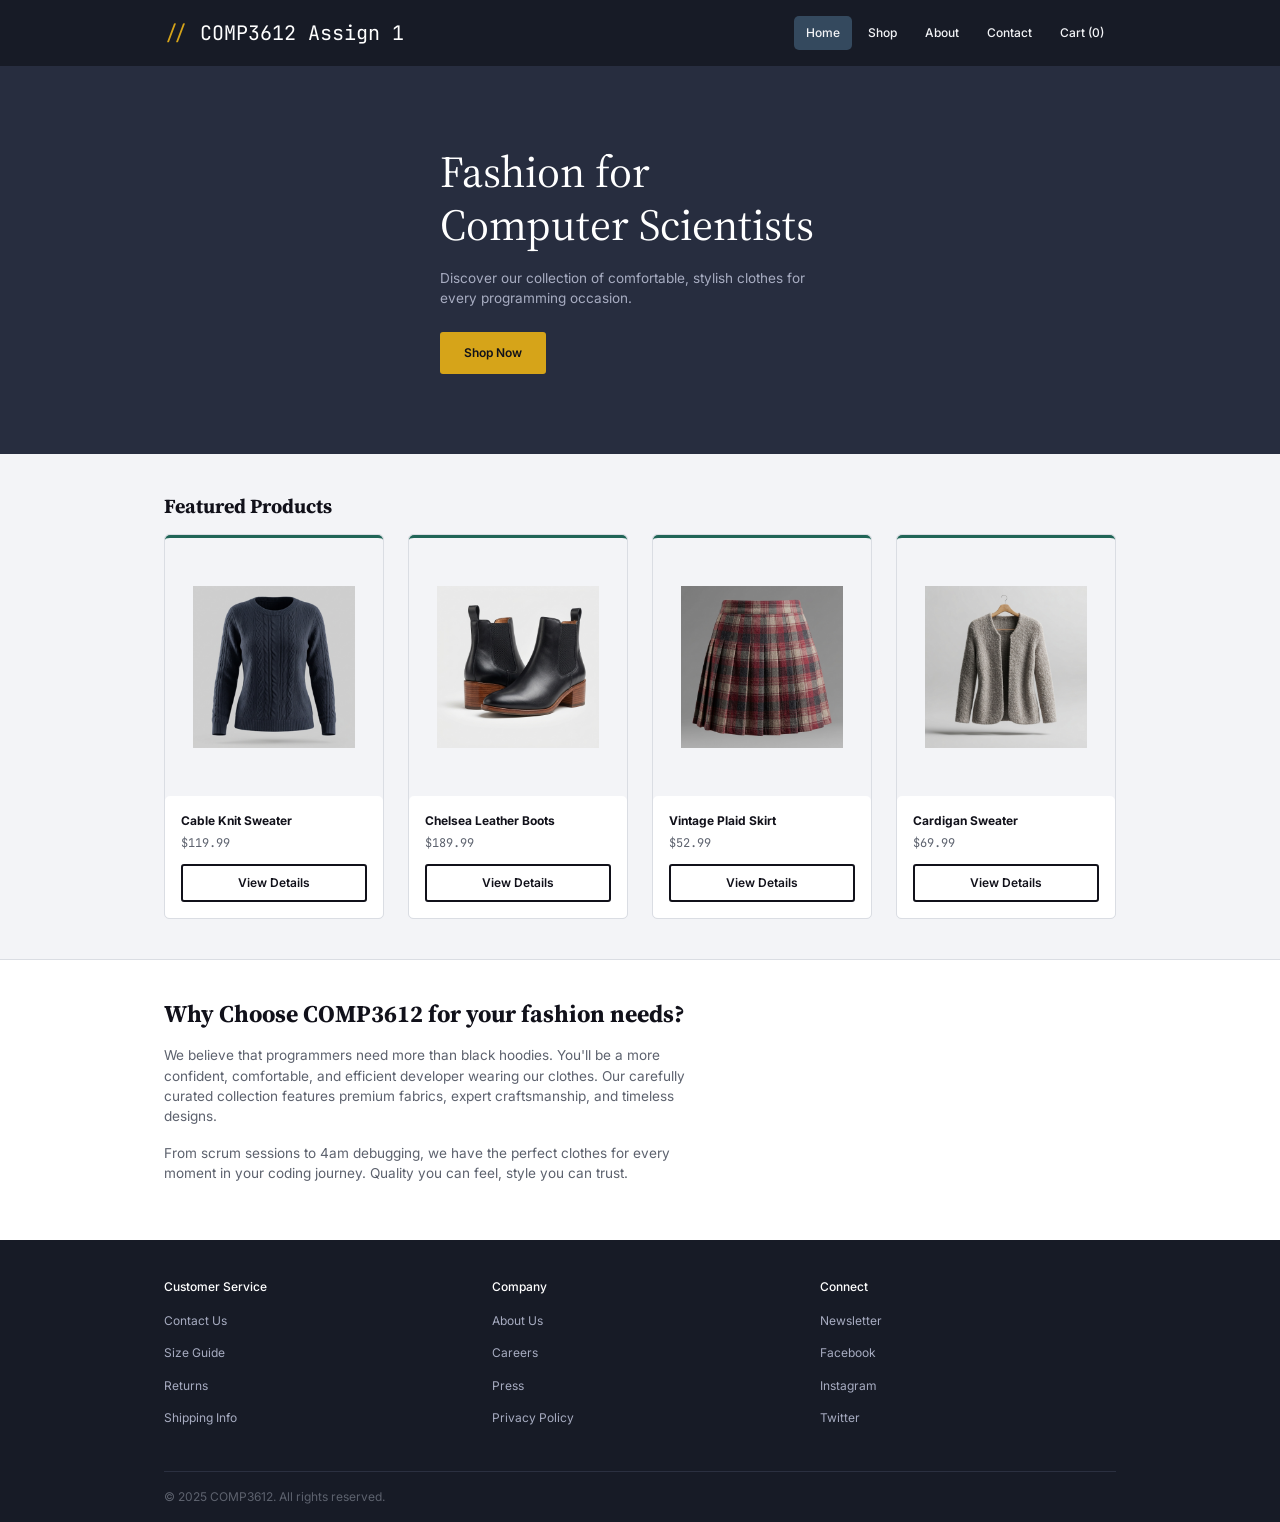
<file: index.html>
<!DOCTYPE html>
<html lang="en">  

<head>
    <meta charset="utf-8">
    <meta name="viewport" content="width=device-width, initial-scale=1.0">
    <title>Fashion for Computer Scientists</title>

    <!-- Google Fonts -->
    <link rel="preconnect" href="https://fonts.googleapis.com">
    <link rel="preconnect" href="https://fonts.gstatic.com" crossorigin>
    <link href="https://fonts.googleapis.com/css2?family=Inter:wght@400;500;600&family=JetBrains+Mono&family=Source+Serif+4:wght@400;600&display=swap" rel="stylesheet">

    <link rel="stylesheet" href="styles.css">

    <!-- 
    IMAGE ATTRIBUTIONS & CITATIONS
    -------------------------------------------------------------------------------------------------------------------
    All product images in this project were generated using Google Gemini AI (October 2026) using the provided
    assignment images, and the following prompt: 
        "Can you create a female clothing article equivalent image to the one I've provided? Your created image should
         be the same size and color scheme, with the same category of clothing (ex. sweater should stay a sweater,
         shoes should stay shoes, etc.). But, the product should be updated to what would be sold in the female
         category of the store."

    1. 003-small-front.png  -> sweater
    2. 008-small-front.png  -> shoes
    3. 011-small-front.png  -> skirt
    4. 009-small-front.png  -> cardigan
    -->
</head>

<body>
    <header class="site-header">
        <div class = "container">
            <p class="logo"><span class="logo-slashes">// </span>COMP3612 Assign 1</p>
            <nav class="site-nav">
                <ul>
                    <li><a href="index.html" aria-current="page">Home</a></li>
                    <li><a href="#">Shop</a></li>
                    <li><a href="about.html">About</a></li>
                    <li><a href="#">Contact</a></li>
                    <li><a href="#">Cart (0)</a></li>
                </ul>
            </nav>
        </div>
    </header>
    
    <main>
        <section class="home-banner">   
            <div class="container">
                <div class="home-banner-content">           <!-- narrow text column -->
                    <h1>Fashion for Computer Scientists</h1>
                    <p>Discover our collection of comfortable, stylish clothes for every programming occasion.</p>
                    <a class="shop-button" href="#">Shop Now</a>
                </div>
            </div>
        </section>

        <section class="feature-products">
            <div class="container">
                <h2>Featured Products</h2>
                <ul class="product-list">
                    <!-- Sweater -->
                    <li>
                        <article class="product-card">
                            <figure>
                                <img src="images/003-small-front.png" alt="Navy cable knit sweater">
                            </figure>
                            <div class="product-info">
                                <h3>Cable Knit Sweater</h3>
                                <p class="product-price">$119.99</p>
                                <a class="details-button" href="product.html">View Details</a>
                            </div>
                        </article>
                    </li>

                    <!-- Shoes -->
                    <li>
                        <article class="product-card">
                            <figure>
                                <img src="images/008-small-front.png" alt="Black Boots">
                            </figure>
                            <div class="product-info">
                                <h3>Chelsea Leather Boots</h3>
                                <p class="product-price">$189.99</p>
                                <a class="details-button" href="#">View Details</a>
                            </div>
                        </article>
                    </li>

                    <!-- Skirt -->
                    <li>
                        <article class="product-card">
                            <figure>
                                <img src="images/011-small-front.png" alt="Plaid Pleated Skirt">
                            </figure>
                            <div class="product-info">
                                <h3>Vintage Plaid Skirt</h3>
                                <p class="product-price">$52.99</p>
                                <a class="details-button" href="#">View Details</a>
                            </div>
                        </article>
                    </li>

                    <!-- Cardigan -->
                    <li>
                        <article class="product-card">
                            <figure>
                                <img src="images/009-small-front.png" alt="Beige Cardigan">
                            </figure>
                            <div class="product-info">
                                <h3>Cardigan Sweater</h3>
                                <p class="product-price">$69.99</p>
                                <a class="details-button" href="#">View Details</a>
                            </div>
                        </article>
                    </li>
                </ul>
            </div>    
        </section>

        <section class="why-us">
            <div class="container">
                <h2>Why Choose COMP3612 for your fashion needs?</h2>
                <p>We believe that programmers need more than black hoodies. You'll be a more confident, comfortable, and efficient developer wearing our clothes. Our carefully curated collection features premium fabrics, expert craftsmanship, and timeless designs.</p>
                <p>From scrum sessions to 4am debugging, we have the perfect clothes for every moment in your coding journey. Quality you can feel, style you can trust.</p>
            </div>
        </section>
    </main>

    <footer class="site-footer">
        <div class="container">
            <div class="footer-columns">
                <section class="footer-column">
                    <h2>Customer Service</h2>
                    <ul>
                        <li><a href="#">Contact Us</a></li>
                        <li><a href="#">Size Guide</a></li>
                        <li><a href="#">Returns</a></li>
                        <li><a href="#">Shipping Info</a></li>
                    </ul>
                </section>

                <section class="footer-column">
                    <h2>Company</h2>
                    <ul>
                        <li><a href="#">About Us</a></li>
                        <li><a href="#">Careers</a></li>
                        <li><a href="#">Press</a></li>
                        <li><a href="#">Privacy Policy</a></li>
                    </ul>
                </section>

                <section class="footer-column">
                    <h2>Connect</h2>
                    <ul>
                        <li><a href="#">Newsletter</a></li>
                        <li><a href="#">Facebook</a></li>
                        <li><a href="#">Instagram</a></li>
                        <li><a href="#">Twitter</a></li>
                    </ul>
                </section>
            </div>

            <p class = "copyright">
                &copy; 2025 COMP3612. All rights reserved.
            </p>
        </div>
    </footer>
</body>

</html>
</file>
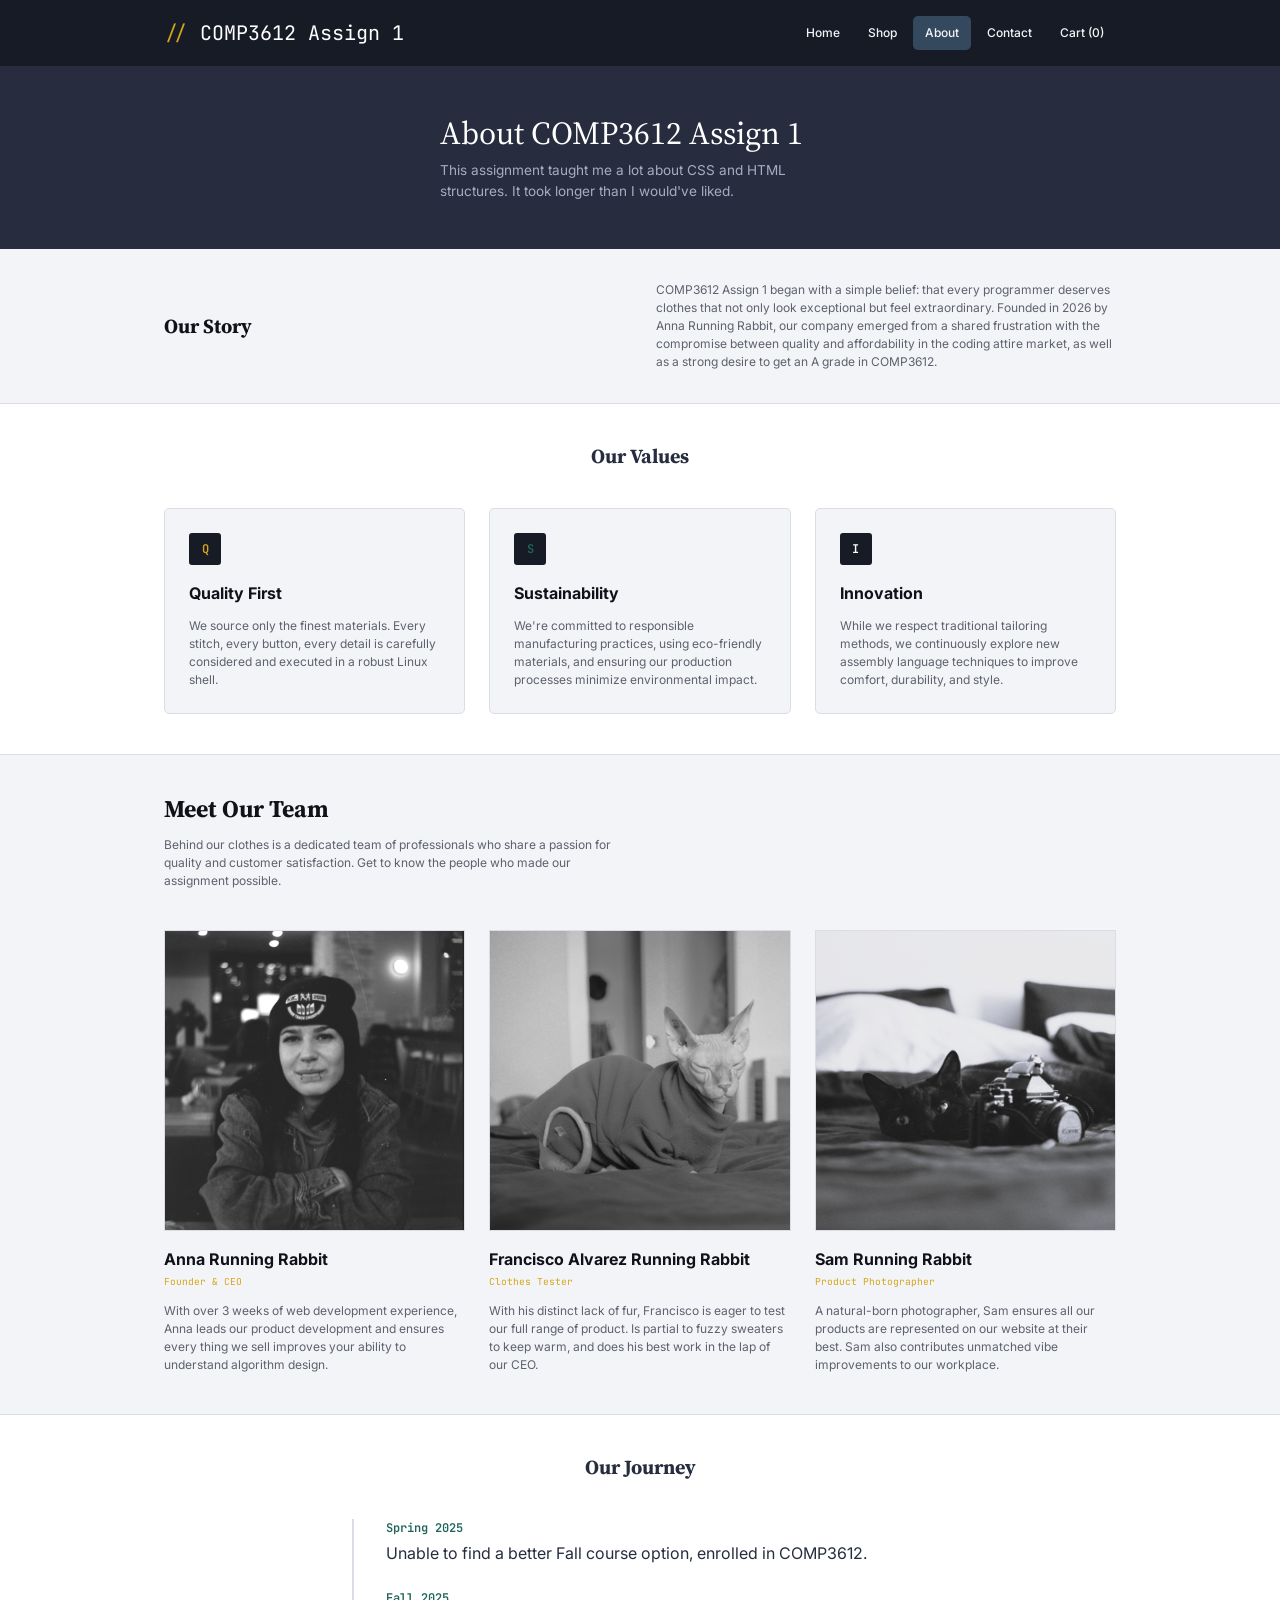
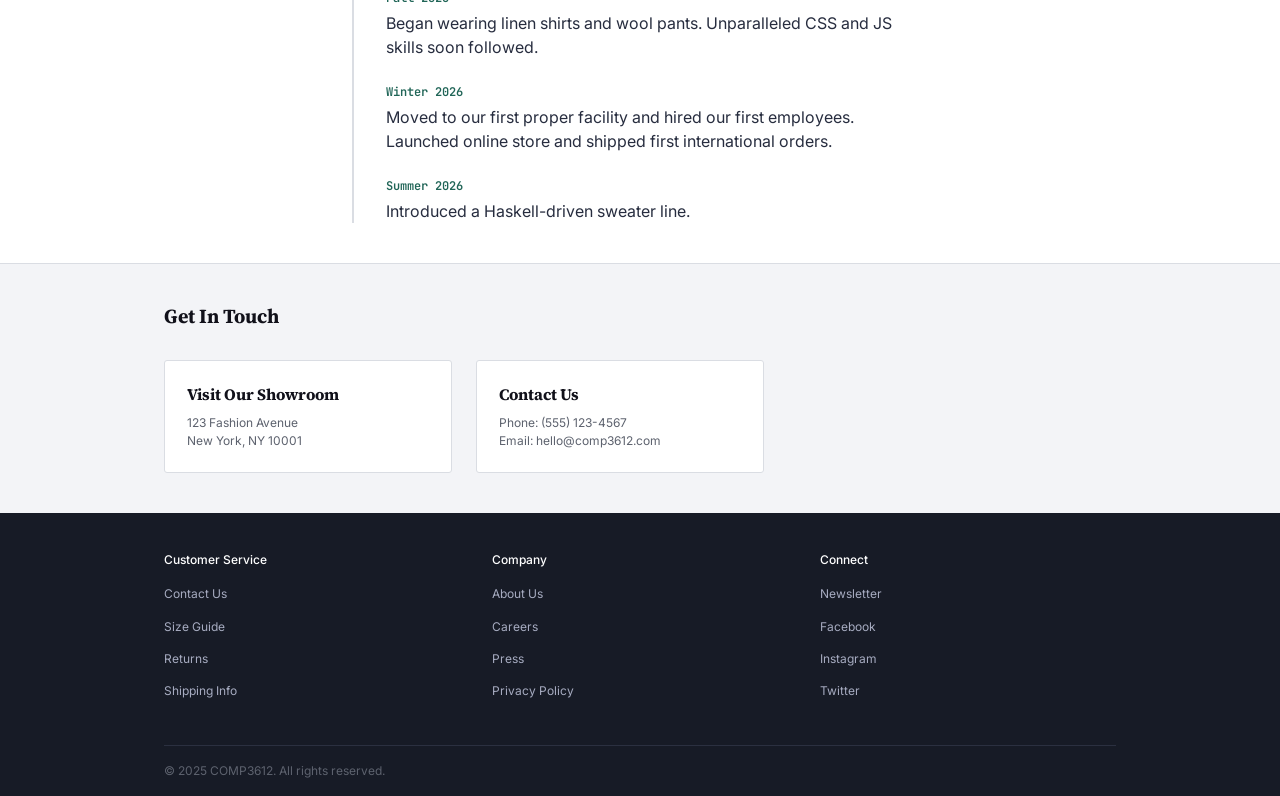
<file: about.html>
<!DOCTYPE html>
<html lang="en">  

<head>
    <meta charset="utf-8">
    <meta name="viewport" content="width=device-width, initial-scale=1.0">
    <title>About COMP3612 Assign 1</title>

    <!-- Google Fonts -->
    <link rel="preconnect" href="https://fonts.googleapis.com">
    <link rel="preconnect" href="https://fonts.gstatic.com" crossorigin>
    <link href="https://fonts.googleapis.com/css2?family=Inter:wght@400;500;600&family=JetBrains+Mono&family=Source+Serif+4:wght@400;600&display=swap" rel="stylesheet">

    <link rel="stylesheet" href="styles.css">
</head>

<body>
    <header class="site-header">
        <div class = "container">
            <p class="logo"><span class="logo-slashes">// </span>COMP3612 Assign 1</p>
            <nav class="site-nav">
                <ul>
                    <li><a href="index.html">Home</a></li>
                    <li><a href="#">Shop</a></li>
                    <li><a href="about.html" aria-current="page">About</a></li>
                    <li><a href="#">Contact</a></li>
                    <li><a href="#">Cart (0)</a></li>
                </ul>
            </nav>
        </div>
    </header>
    
    <main>
        <section class="about-pg-banner">
            <div class="container">
                <div class="about-banner-content">
                    <h1> About COMP3612 Assign 1</h1>
                    <p>This assignment taught me a lot about CSS and HTML structures. It took longer than I would've liked.</p>
                </div>
            </div>
        </section>

        <section class="about-section story-section">
            <div class="container story-layout">
                <h2>Our Story</h2>
                <p>COMP3612 Assign 1 began with a simple belief: that every programmer deserves clothes that not only look exceptional but feel extraordinary. Founded in 2026 by Anna Running Rabbit, our company emerged from a shared frustration with the compromise between quality and affordability in the coding attire market, as well as a strong desire to get an A grade in COMP3612.</p>
            </div>
        </section>

        <section class="about-section values-section">
            <div class="container">
                <h2>Our Values</h2>
                <ul class="values-list">
                    <li>
                        <article class="value-card">
                            <span class="value-icon value-icon-quality" aria-hidden="true">Q</span>
                            <h3>Quality First</h3>
                            <p>We source only the finest materials. Every stitch, every button, every detail is carefully considered and executed in a robust Linux shell.</p>
                        </article>
                    </li>
                    
                    <li>
                        <article class="value-card">
                            <span class="value-icon value-icon-sustain" aria-hidden="true">S</span>
                            <h3>Sustainability</h3>
                            <p>We're committed to responsible manufacturing practices, using eco-friendly materials, and ensuring our production processes minimize environmental impact.</p>
                        </article>
                    </li>
                    
                    <li>
                        <article class="value-card">
                            <span class="value-icon value-icon-innovat" aria-hidden="true">I</span>
                            <h3>Innovation</h3>
                            <p>While we respect traditional tailoring methods, we continuously explore new assembly language techniques to improve comfort, durability, and style.</p>
                        </article>
                    </li>
                </ul>
            </div>
        </section>

        <section class="about-section team-section">
            <div class="container">
                <h2>Meet Our Team</h2>
                <p class="team-intro">
                    Behind our clothes is a dedicated team of professionals who share a passion for quality and customer satisfaction. Get to know the people who made our assignment possible.
                </p>
                <ul class="team-list">
                    <li>
                        <article class="team-member">
                            <figure>
                                <img src="images/Me.png" alt="Founder and CEO">
                            </figure>
                            <h3>Anna Running Rabbit</h3>
                            <p class="team-role">Founder &amp; CEO</p>
                            <p class="member-bio">With over 3 weeks of web development experience, Anna leads our product development and ensures every thing we sell improves your ability to understand algorithm design.</p>
                        </article>
                    </li>

                    <li>
                        <article class="team-member">
                            <figure>
                                <img src="images/Cisco.png" alt="Clothing Tester">
                            </figure>
                            <h3>Francisco Alvarez Running Rabbit</h3>
                            <p class="team-role">Clothes Tester</p>
                            <p class="member-bio">With his distinct lack of fur, Francisco is eager to test our full range of product. Is partial to fuzzy sweaters to keep warm, and does his best work in the lap of our CEO.</p>
                        </article>
                    </li>

                    <li>
                        <article class="team-member">
                            <figure>
                                <img src="images/Sam.png" alt="Product Photographer">
                            </figure>
                            <h3>Sam Running Rabbit</h3>
                            <p class="team-role">Product Photographer</p>
                            <p class="member-bio">A natural-born photographer, Sam ensures all our products are represented on our website at their best. Sam also contributes unmatched vibe improvements to our workplace.</p>
                        </article>
                    </li>
                </ul>
            </div>            
        </section>

        <section class="about-section journey-section">
            <div class="container">
                <h2>Our Journey</h2>
                <ol class="event-dates-list">
                    <li>
                        <time datetime="2025">Spring 2025</time>
                        <p>Unable to find a better Fall course option, enrolled in COMP3612.</p>
                    </li>

                    <li>
                        <time datetime="2025">Fall 2025</time>
                        <p>Began wearing linen shirts and wool pants. Unparalleled CSS and JS skills soon followed.</p>
                    </li>

                    <li>
                        <time datetime="2026">Winter 2026</time>
                        <p>Moved to our first proper facility and hired our first employees. Launched online store and shipped first international orders.</p>
                    </li>

                    <li>
                        <time datetime="2026">Summer 2026</time>
                        <p>Introduced a Haskell-driven sweater line.</p>
                    </li>
                </ol>
            </div>
        </section>

        <section class="about-section contact-section">
            <div class="container">
                <h2>Get In Touch</h2>
                <ul class="contact-options">
                    <li>
                        <article class="contact-card">
                            <h3>Visit Our Showroom</h3>
                            <address>123 Fashion Avenue<br>New York, NY 10001</address>
                        </article>
                    </li>

                    <li>
                        <article class="contact-card">
                            <h3>Contact Us</h3>
                            <address>Phone: (555) 123-4567<br>Email: hello@comp3612.com</address>
                        </article>
                    </li>
                </ul>
            </div>
        </section>
    </main>

    <footer class="site-footer">
        <div class="container">
            <div class="footer-columns">
                <section class="footer-column">
                    <h2>Customer Service</h2>
                    <ul>
                        <li><a href="#">Contact Us</a></li>
                        <li><a href="#">Size Guide</a></li>
                        <li><a href="#">Returns</a></li>
                        <li><a href="#">Shipping Info</a></li>
                    </ul>
                </section>

                <section class="footer-column">
                    <h2>Company</h2>
                    <ul>
                        <li><a href="#">About Us</a></li>
                        <li><a href="#">Careers</a></li>
                        <li><a href="#">Press</a></li>
                        <li><a href="#">Privacy Policy</a></li>
                    </ul>
                </section>

                <section class="footer-column">
                    <h2>Connect</h2>
                    <ul>
                        <li><a href="#">Newsletter</a></li>
                        <li><a href="#">Facebook</a></li>
                        <li><a href="#">Instagram</a></li>
                        <li><a href="#">Twitter</a></li>
                    </ul>
                </section>
            </div>

            <p class = "copyright">
                &copy; 2025 COMP3612. All rights reserved.
            </p>
        </div>
    </footer>
</body>

</html>
</file>
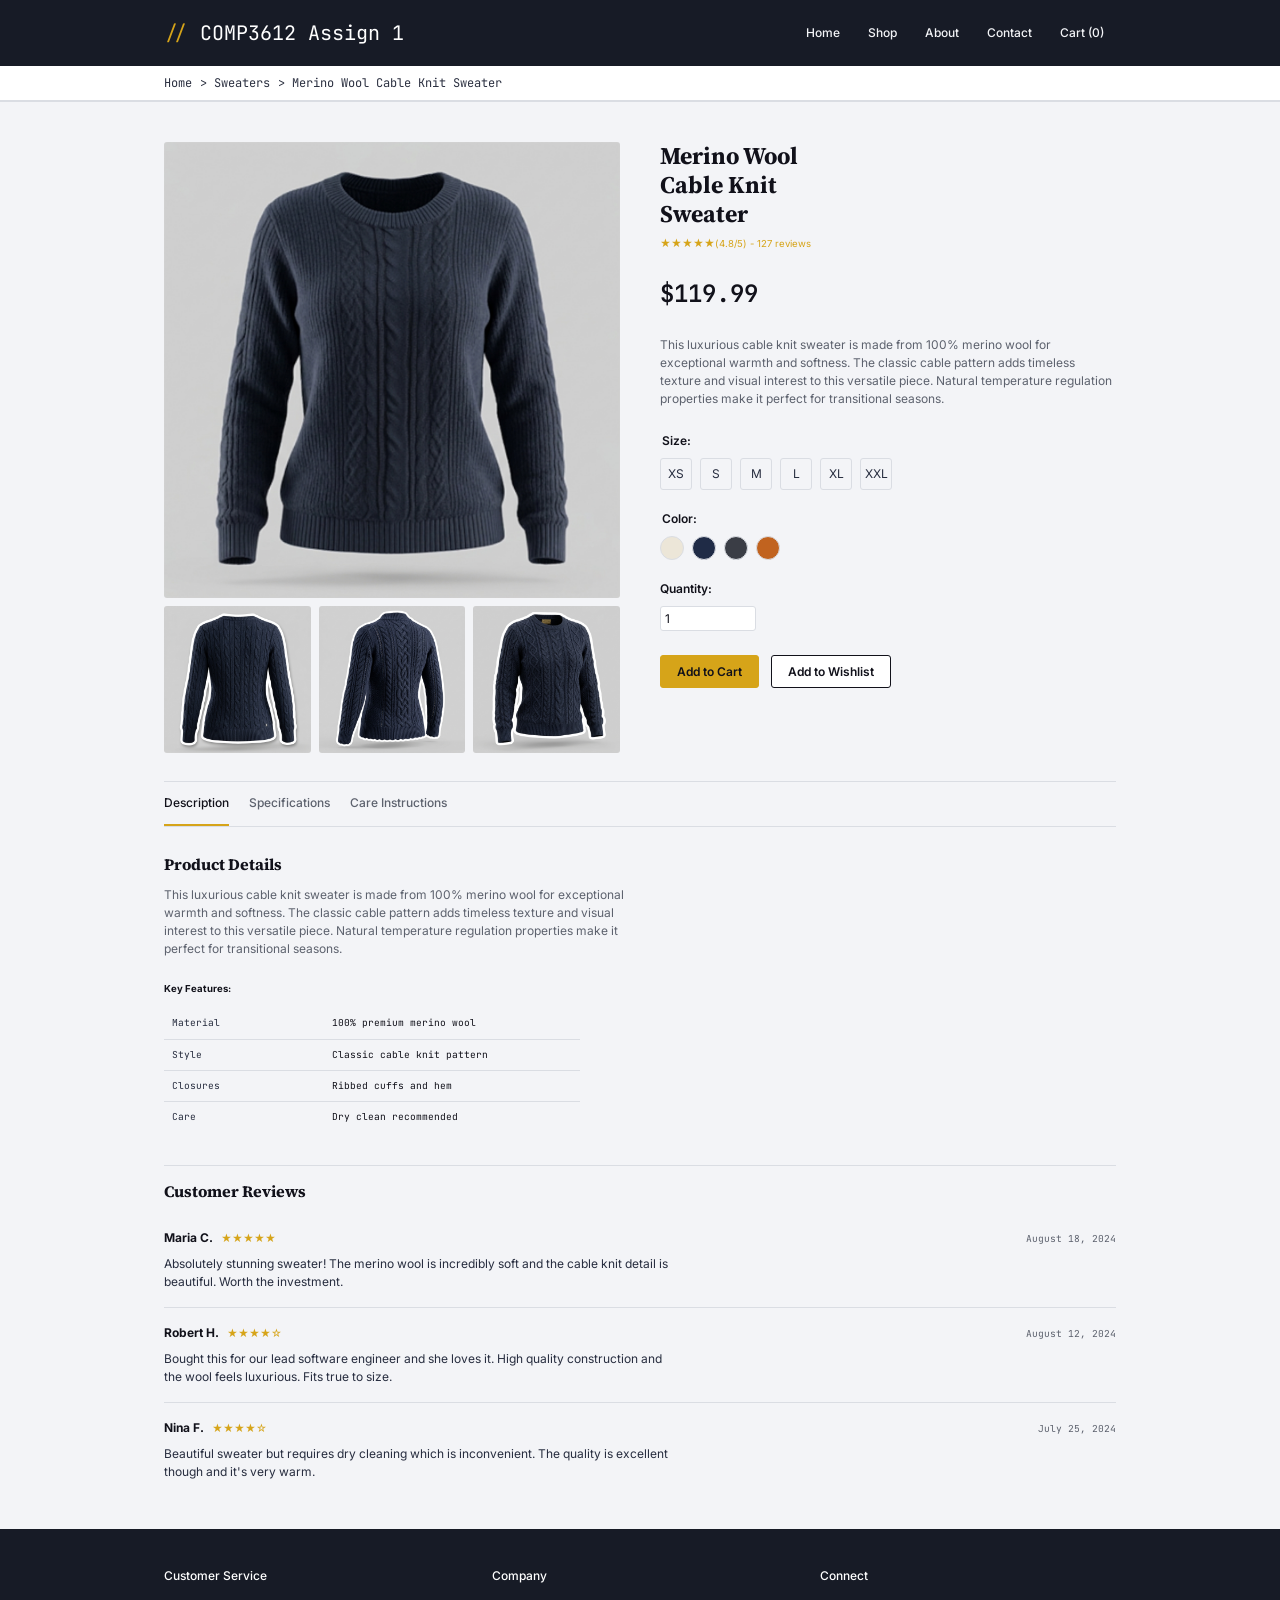
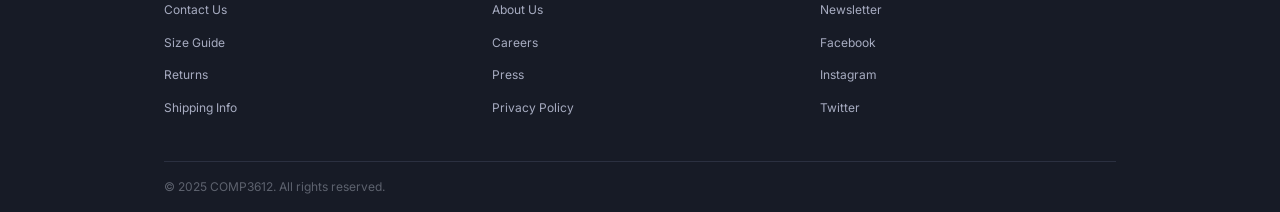
<file: product.html>
<!DOCTYPE html>
<html lang="en">  

<head>
    <meta charset="utf-8">
    <meta name="viewport" content="width=device-width, initial-scale=1.0">
    <title>Merino Wool Cable Knit Sweater</title>

    <!-- Google Fonts -->
    <link rel="preconnect" href="https://fonts.googleapis.com">
    <link rel="preconnect" href="https://fonts.gstatic.com" crossorigin>
    <link href="https://fonts.googleapis.com/css2?family=Inter:wght@400;500;600&family=JetBrains+Mono&family=Source+Serif+4:wght@400;600&display=swap" rel="stylesheet">

    <link rel="stylesheet" href="styles.css">

    <!-- 
    IMAGE ATTRIBUTIONS & CITATIONS
    -------------------------------------------------------------------------------------------------------------------
    All product images in this project were generated using Google Gemini AI (October 2026) using the provided
    assignment images, and the following prompt: 
        "Can you create a female clothing article equivalent image to the one I've provided? Your created image should
         be the same size and color scheme, with the same category of clothing (ex. sweater should stay a sweater,
         shoes should stay shoes, etc.). But, the product should be updated to what would be sold in the female
         category of the store."

    1. 003-medium-front.png       ->  main front sweater img
    2. 003-thumb-back.png         ->  thumbnail back sweater img
    3. 003-thumb-back-angle.png   ->  thumbnail angled back sweater img 
    4. 003-thumb-front-angle.png  ->  thumbnail angled front sweater img 
    -->
</head>

<body>
    <header class="site-header">
        <div class = "container">
            <p class="logo"><span class="logo-slashes">// </span>COMP3612 Assign 1</p>
            <nav class="site-nav">
                <ul>
                    <li><a href="index.html">Home</a></li>
                    <li><a href="#">Shop</a></li>
                    <li><a href="about.html">About</a></li>
                    <li><a href="#">Contact</a></li>
                    <li><a href="#">Cart (0)</a></li>
                </ul>
            </nav>
        </div>
    </header>
    
    <main class="product-main">
        <nav class="nav-bar" aria-label="nav-bar">
            <div class="container">
                <ol>
                    <li><a href="index.html">Home</a></li>
                    <li><a href="#">Sweaters</a></li>
                    <li aria-current="page">Merino Wool Cable Knit Sweater</li>
                </ol>
            </div>
        </nav>

        <article class="product">
            <div class="container">
                <section class="product-visual">
                    <div class="product-images">
                        <figure class="product-image">
                            <img src="images/003-medium-front.png" alt="Wool sweater front view">
                        </figure>
                        <ul class="prod-imgs-list">
                            <li>
                                <img src="images/003-thumb-back.png" alt="Sweater back view">
                            </li>

                            <li>
                                <img src="images/003-thumb-back-angle.png" alt="Sweater back-angle view">
                            </li>

                            <li>
                                <img src="images/003-thumb-front-angle.png" alt="Sweater front-angle view">
                            </li>
                        </ul>
                    </div>

                    <div class="product-summary">
                        <h1>Merino Wool Cable Knit Sweater</h1>
                        
                        <p class="rating-reviews">
                            <span class="stars" role="img" aria-label="4.3 out of 5 stars">★★★★★</span>(4.8/5) - 127 reviews
                        </p>

                        <p class="prod-info-price">$119.99</p>

                        <p class="product-desc">
                            This luxurious cable knit sweater is made from 100% merino wool for exceptional warmth and softness. The classic cable pattern adds timeless texture and visual interest to this versatile piece. Natural temperature regulation properties make it perfect for transitional seasons.
                        </p>

                        <form class="product-form" action="https://www.randyconnolly.com/tests/process.php" method="post">
                            <fieldset class="form-group">
                                <legend class="form-label">Size:</legend>
                                <div class="size-options">
                                    <input type="radio" id="size-xs" name="size" value="xs" required>
                                    <label for="size-xs">XS</label>
                                    
                                    <input type="radio" id="size-s" name="size" value="s">
                                    <label for="size-s">S</label>
                                    
                                    <input type="radio" id="size-m" name="size" value="m">
                                    <label for="size-m">M</label>
                                    
                                    <input type="radio" id="size-l" name="size" value="l">
                                    <label for="size-l">L</label>
                                    
                                    <input type="radio" id="size-xl" name="size" value="xl">
                                    <label for="size-xl">XL</label>
                                    
                                    <input type="radio" id="size-xxl" name="size" value="xxl">
                                    <label for="size-xxl">XXL</label>
                                </div>
                            </fieldset>

                            <fieldset class="form-group">
                                <legend class="form-label">Color:</legend>
                                <div class="color-options">
                                    <input type="radio" id="color-cream" name="color" value="cream" required>
                                    <label for="color-cream" class="color-swatch swatch-cream" aria-label="Cream"></label>
                                    
                                    <input type="radio" id="color-blue" name="color" value="blue">
                                    <label for="color-blue" class="color-swatch swatch-blue" aria-label="Blue"></label>
                                    
                                    <input type="radio" id="color-gray" name="color" value="gray">
                                    <label for="color-gray" class="color-swatch swatch-gray" aria-label="Gray"></label>
                                    
                                    <input type="radio" id="color-orange" name="color" value="orange">
                                    <label for="color-orange" class="color-swatch swatch-orange" aria-label="Orange"></label>
                                </div>
                            </fieldset>

                            <div class="form-group">
                                <label for="quantity" class="form-label">Quantity:</label>
                                <input type="number" id="quantity" name="quantity" class="quantity-input" value="1" min="1">
                            </div>

                            <div class="form-actions">
                                <button type="submit" class="btn btn-primary">Add to Cart</button>
                                <button type="button" class="btn btn-secondary">Add to Wishlist</button>
                            </div>
                        </form>
                    </div>
                </section>

                <section class="product-details">
                    <nav class="tabs" aria-label="Product information">
                        <ul>
                            <li><a href="#description" aria-current="true">Description</a></li>
                            <li><a href="#">Specifications</a></li>
                            <li><a href="#">Care Instructions</a></li>
                        </ul>
                    </nav>

                    <div class="tab-panel" id="description">
                        <h2>Product Details</h2>
                        <p>This luxurious cable knit sweater is made from 100% merino wool for exceptional warmth and softness. The classic cable pattern adds timeless texture and visual interest to this versatile piece. Natural temperature regulation properties make it perfect for transitional seasons.</p>

                        <h3>Key Features:</h3>
                        <table class="features-table">
                            <tbody>
                                <tr>
                                    <th scope="row">Material</th>
                                    <td>100% premium merino wool</td>
                                </tr>
                                <tr>
                                    <th scope="row">Style</th>
                                    <td>Classic cable knit pattern</td>
                                </tr>
                                <tr>
                                    <th scope="row">Closures</th>
                                    <td>Ribbed cuffs and hem</td>
                                </tr>
                                <tr>
                                    <th scope="row">Care</th>
                                    <td>Dry clean recommended</td>
                                </tr>
                            </tbody>
                        </table>
                    </div>
                </section>

                <section class="product-reviews">
                    <h2>Customer Reviews</h2>

                    <article class="review">
                        <header class="review-header">
                            <h3>Maria C.</h3>
                            <span class="stars" role="img" aria-label="5 out of 5 stars">★★★★★</span>
                            <time datetime="2024-08-18">August 18, 2024</time>
                        </header>
                        <p>Absolutely stunning sweater! The merino wool is incredibly soft and the cable knit detail is beautiful. Worth the investment.</p>
                    </article>

                    <article class="review">
                        <header class="review-header">
                            <h3>Robert H.</h3>
                            <span class="stars" role="img" aria-label="4 out of 5 stars">★★★★☆</span>
                            <time datetime="2024-08-12">August 12, 2024</time>
                        </header>
                        <p>Bought this for our lead software engineer and she loves it. High quality construction and the wool feels luxurious. Fits true to size.</p>
                    </article>

                    <article class="review">
                        <header class="review-header">
                            <h3>Nina F.</h3>
                            <span class="stars" role="img" aria-label="4 out of 5 stars">★★★★☆</span>
                            <time datetime="2024-07-25">July 25, 2024</time>
                        </header>
                        <p>Beautiful sweater but requires dry cleaning which is inconvenient. The quality is excellent though and it's very warm.</p>
                    </article>
                </section>

            </div>
        </article>
    </main>

    <footer class="site-footer">
        <div class="container">
            <div class="footer-columns">
                <section class="footer-column">
                    <h2>Customer Service</h2>
                    <ul>
                        <li><a href="#">Contact Us</a></li>
                        <li><a href="#">Size Guide</a></li>
                        <li><a href="#">Returns</a></li>
                        <li><a href="#">Shipping Info</a></li>
                    </ul>
                </section>

                <section class="footer-column">
                    <h2>Company</h2>
                    <ul>
                        <li><a href="#">About Us</a></li>
                        <li><a href="#">Careers</a></li>
                        <li><a href="#">Press</a></li>
                        <li><a href="#">Privacy Policy</a></li>
                    </ul>
                </section>

                <section class="footer-column">
                    <h2>Connect</h2>
                    <ul>
                        <li><a href="#">Newsletter</a></li>
                        <li><a href="#">Facebook</a></li>
                        <li><a href="#">Instagram</a></li>
                        <li><a href="#">Twitter</a></li>
                    </ul>
                </section>
            </div>

            <p class = "copyright">
                &copy; 2025 COMP3612. All rights reserved.
            </p>
        </div>
    </footer>
</body>

</html>
</file>
<file: styles.css>
/* Google Fonts: https://fonts.google.com (Inter, JetBrains Mono, Source Serif 4) */

:root {
    --blue-black: #11111A;
    --darkest-blue: #171B26;
    --dark-blue: #272D3F;
    --medium-blue: #2B3040;
    --lighter-blue: #34495E;
    --blue-gray: #A7ACC1;
    --medium-gray: #5D626E;
    --light-gray: #DADDE3;
    --lightest-gray: #F3F4F7;
    --white: #FFFFFF;
    --emphasis-yellow: #D6A419;
    --complimentary-green: #206557;
    --sweater-cream: #ECE6D8;
    --sweater-gray: #3A3D45;
    --sweater-blue: #1F2B46;
    --sweater-orange: #C1631F;
}

*, *::before, *::after {
    box-sizing: border-box;
}

body {
    margin: 0;
    font-family: "Inter", Arial, sans-serif;
    font-size: 0.85rem;
    line-height: 1.5;
    color: var(--medium-gray);

    display: grid;
    grid-template-columns: 100%;  /* ensures the columns don't get wider than the page */
    grid-template-rows: auto 1fr auto;   /* 1fr will make main content fill available space */
    min-height: 100vh;                   /* makes the bodyat least the full window height */
}

h1, h2 {
    margin: 0;
    font-family: "Source Serif 4", Georgia, "Times New Roman", serif;
    line-height: 1.2;
}

h3 {
    margin: 0;
}

ul {
    list-style: none; margin: 0; padding: 0;
}

button, input {
    font-family: inherit;
}

a {
    text-decoration: none;
}

.container {
    max-width: 1000px;
    margin: 0 auto;
    padding: 0 1.5rem;
}

/* ----Header styles------------------------------------------------------------------------------------------------ */
.site-header {
    background-color: var(--darkest-blue);
}

.site-header .container {
    display: flex;
    align-items: center;
    justify-content: space-between;    /* separates elements inside container */
    
    padding-top: 1rem;
    padding-bottom: 1rem;
}

.logo {
    margin: 0;
    font-family: "JetBrains Mono", "Courier New", monospace;
    font-size: 1.25rem;
    color: var(--white);
}

.logo-slashes {
    color: var(--emphasis-yellow);
}

.site-nav ul {
    display: flex;
    gap: 0.25rem;                    /* space between nav links */
}

.site-nav a {
    display: block;                  /* to help with padding and border radius */
    padding: 0.5rem .75rem;
    font-size: 0.75rem;
    font-weight: 500;
    color: var(--lightest-gray);
    border-radius: 5px;
}

.site-nav a[aria-current="page"] {
    background-color: var(--lighter-blue);
}

.site-nav a:hover {
    background-color: var(--emphasis-yellow);
}

/* ----Footer styles------------------------------------------------------------------------------------------------ */
.site-footer {
    background-color: var(--darkest-blue);
    color: var(--medium-gray);
    padding: 2.5rem 0 1.0rem;
}

.footer-columns {
    display: grid;
    grid-template-columns: repeat(3, 1fr);
    gap: 2rem;
}

.footer-column h2 {
    font-family: "Inter", Arial, sans-serif;
    font-size: .75rem;
    font-weight: 500;
    color: var(--white);
    margin-bottom: 1rem;
}

.footer-column li {
    margin-bottom: 0.75rem;
}

.footer-column a {
    font-size: 0.75rem;
    color: var(--blue-gray);
}

.footer-column a:hover {
    color: var(--emphasis-yellow);
}

.copyright {
    border-top: 1px solid var(--medium-blue);
    font-size: .75rem;
    color: var(--medium-gray);
    margin: 2rem 0 0;
    padding-top: 1rem;
}

/* ----Home banner styles------------------------------------------------------------------------------------------- */
.home-banner {
    position: relative;
    overflow: hidden;
    background-color: var(--dark-blue);
    padding: 5rem 0;      /* top/bottom left/right */
}

.home-banner-content {
    position: relative;
    max-width: 25rem;
    margin: 0 auto;           /* sets top/bottom to 0 and splits left/right evenly to center*/
}

.home-banner-content h1 {
    font-size: 2.75rem;
    font-weight: 400;
    color: var(--white);
}

.home-banner-content p {
    font-size: 0.85rem;
    color: var(--blue-gray);
    margin: 1rem 0 1.5rem;         /* top right/left bottom */
}

.shop-button {
    font-size: 0.75rem;
    font-weight: 600;
    color: var(--blue-black);
    display: inline-block;
    background-color: var(--emphasis-yellow);
    padding: 0.75rem 1.5rem;
    border-radius: 3px;
}

.shop-button:hover {
    background-color: var(--white);
}

/* ----Feature product styles--------------------------------------------------------------------------------------- */
.feature-products {
    background-color: var(--lightest-gray);
    padding: 2.5rem 0;
}

.feature-products h2 {
    font-size: 1.25rem;
    color: var(--blue-black);
    margin-bottom: 1rem;
}

.product-list {
    display: grid;
    grid-template-columns: repeat(4, 1fr);    /* 4 equal columns */
    gap: 1.5rem;
}

.product-card {
    border: 1px solid var(--light-gray);
    border-radius: 5px;
}

.product-card:hover {
    border: 1px solid var(--blue-black);
    border-radius: 5px;
}

.product-card figure {
    border-top: 3px solid var(--complimentary-green);
    margin: 0;
    padding: 3rem 1.75rem;
    border-radius: 5px;
}

.product-card:hover figure {
    border-top-color: var(--emphasis-yellow);
    border-radius: 5px;
}

.product-card img{
    display: block;
    width: 100%;
    max-width: 180px;
    height: auto;
    margin: 0 auto;
}

.product-info {
    padding: 1rem;
    background-color: var(--white);
    border-radius: 5px;
}

.product-info h3 {
    font-size: 0.75rem;
    color: var(--blue-black);
}

.product-price {
    font-family: "JetBrains Mono", "Courier New", monospace;
    font-size: 0.75rem;
    color: var(--medium-gray);
    margin: 0.25rem 0 0.75rem;
}

.details-button {
    display: block;
    color: var(--blue-black);
    font-size: 0.75rem;
    font-weight: 600;
    text-align: center;
    padding: 0.5rem;
    border: 2px solid var(--blue-black);
    border-radius: 3px;
}

.product-card:hover .details-button {
    background-color: var(--blue-black);
    color: var(--white);
}

/* ----Why us styles--------------------------------------------------------------------------------------- */
.why-us {
    padding: 2.5rem 0;
    border-top:1px solid var(--light-gray);
}

.why-us h2 {
    font-size: 1.5rem;
    color: var(--blue-black);
    margin-bottom: 1rem;
}

.why-us p {
    max-width: 35rem;
    margin: 0 0 1rem;
}

/* ----About banner styles------------------------------------------------------------------------------------------ */
.about-pg-banner {
    position: relative;
    background-color: var(--dark-blue);
    padding: 3rem 0;
}

.about-banner-content{
    max-width: 25rem;
    margin: 0 auto;
}

.about-banner-content h1 {
    font-size: 2rem;
    font-weight: 400;
    color: var(--white)
}

.about-banner-content p {
    margin: 0.5rem 0 0;
    color: var(--blue-gray);
}

/* ----About section styles----------------------------------------------------------------------------------------- */
.about-section {
    padding: 2.5rem 0;
    border-top: 1px solid var(--light-gray);
}

.about-section h2 {
    font-size: 1.25rem;
    color: var(--blue-black);
}

.story-section {
    background-color: var(--lightest-gray);
    padding: 2rem 0;
    border-top: none;
}

.story-layout {
    display: grid;
    grid-template-columns: 1fr 1fr;
    gap: 2rem;
    align-items: center;
}

.story-layout p {
    font-size: 0.75rem;
    margin: 0;
}

/* ----Values section styles---------------------------------------------------------------------------------------- */
.values-section h2{
    color: var(--dark-blue);
    text-align: center;
    margin-bottom:2.5rem;
}

.values-list {
    display: grid;
    grid-template-columns: repeat(3, 1fr);
    gap: 1.5rem;
}

.value-card {
    height: 100%;
    padding: 1.5rem;
    background-color: var(--lightest-gray);
    border: 1px solid var(--light-gray);
    border-radius: 5px;
}

.value-icon {
    display: grid;
    place-items: center;
    width: 2rem;
    height: 2rem;
    margin-bottom: 1rem;
    background-color: var(--darkest-blue);
    border-radius: 3px;
    font-family: "JetBrains Mono", "Courier New", monospace;
    font-size: 0.75rem;
    font-weight: 600;
}

.value-icon-quality {
    color: var(--emphasis-yellow);
}

.value-icon-sustain {
    color: var(--complimentary-green);
}

.value-icon-innovat {
    color: var(--white);
}

.value-card h3 {
    font-size: 1rem;
    color: var(--blue-black);
    margin-bottom: 0.75rem;
}

.value-card p {
    margin: 0;
    font-size: 0.75rem;
}

/* ----Meet our team section---------------------------------------------------------------------------------------- */
.team-section {
    background-color: var(--lightest-gray);
}

.team-section h2 {
    font-size: 1.5rem;
}

.team-intro {
    max-width: 28rem;
    margin: 0.75rem 0 2.5rem;
    font-size: 0.75rem;
}

.team-list {
    display: grid;
    grid-template-columns: repeat(3, 1fr);
    gap: 1.5rem;
}

.team-member figure {
    margin: 0 0 1rem;
    background-color: var(--white);
    border: 1px solid var(--light-gray);
}

.team-member img {
    display: block;
    width: 100%;
    aspect-ratio: 1/1;
    object-fit: cover;
}

.team-member h3 {
    font-size: 1rem;
    color: var(--blue-black)
}

.team-role {
    margin: 0.25rem 0 0.75rem;
    font-family: "JetBrains Mono", "Courier New", monospace;
    font-size: 0.6rem;
    color: var(--emphasis-yellow);
}

.member-bio {
    margin: 0;
    font-size: 0.75rem;
}

/* --- Journey Section --------------------------------------------------------------------------------------------- */
.journey-section h2 {
    color: var(--dark-blue);
    text-align: center;
    margin-bottom:2.5rem;
}

.event-dates-list {
    display: grid;
    gap: 1.5rem;
    max-width: 36rem;
    margin: 0 auto;
    padding: 0;
    list-style: none;    /* remove default numbers */
    border-left: 2px solid var(--light-gray);
}

.event-dates-list li {
    position: relative;
    padding-left: 2rem;
}

.event-dates-list time {
    display: block;
    font-family: "JetBrains Mono", "Courier New", monospace;
    color: var(--complimentary-green);
    font-weight: 600;
    font-size: 0.75rem;
}

.event-dates-list p {
    color: var(--dark-blue);
    font-size: 1rem;
    margin: 0.25rem 0 0 ;
}

/* ----Get in touch section----------------------------------------------------------------------------------------- */
.contact-section {
    background-color: var(--lightest-gray);
}

.contact-section h2 {
    margin-bottom: 2rem;
}

.contact-options {
    display: grid;
    grid-template-columns: repeat(2, 1fr);
    gap: 1.5rem;
    max-width: 37.5rem;    /* two 18rem cards + 1.5rem gap */
}

.contact-card {
    padding: 1.35rem;
    background-color: var(--white);
    border: 1px solid var(--light-gray);
    border-radius: 3px;
}

.contact-card h3 {
    font-family:  "Source Serif 4", Georgia, "Times New Roman", serif;
    font-size: 1rem;
    color: var(--blue-black);
    margin-bottom: 0.5rem;
}

.contact-card address {
    font-size: 0.75rem;
    font-style: normal;
}

/* ---- Product nav bar styles ------------------------------------------------------------------------------------- */
.product-main {
    background-color: var(--lightest-gray);
}

.nav-bar {
    background-color: var(--white);
    border-bottom: 2px solid var(--light-gray);
    padding: 0.5rem 0;
}

.nav-bar ol {
    font-family: "JetBrains Mono", "Courier New", monospace;
    font-size: 0.75rem;
    color: var(--medium-blue);
    list-style: none;
    display: flex;
    gap: 0.5rem;
    margin: 0;
    padding: 0;
}

/* puts the '>' sign inbetween each li */
.nav-bar li + li::before {
    content: "> ";
}

.nav-bar a {
    color: var(--medium-blue)
}

.nav-bar a:hover {
    color: var(--emphasis-yellow);
}

/* ---- Product visual section styles ------------------------------------------------------------------------------ */
.product-visual {
    display: grid;
    grid-template-columns: 1fr 1fr;
    gap: 2.5rem;
    padding: 2.5rem 0 1.75rem;
}

.product-image {
    margin: 0;
}

.product-image img,
.prod-imgs-list img {
    display: block;
    width: 100%;
    height: auto;
    border-radius: 3px;
}

.prod-imgs-list {
    display: grid;
    grid-template-columns: repeat(3, 1fr);
    gap: 0.5rem;
    margin-top: 0.5rem;
}

.product-summary h1 {
    font-size: 1.5rem;
    color: var(--blue-black);
    max-width: 10rem;
}

.rating-reviews {
    color: var(--emphasis-yellow);
    margin: 0.5rem 0 1rem;
    font-size: 0.60rem;
}

.prod-info-price {
    font-family: "JetBrains Mono", "Courier New", monospace;
    font-size: 1.5rem;
    font-weight: 600;
    color: var(--blue-black);
}

.product-desc {
    font-size: 0.75rem;
    margin: 0 0 1.5rem;
}

/* ---- Form for product styles ------------------------------------------------------------------------------------ */
.product-form fieldset {
    border: 0;
    padding: 0;
    margin: 0 0 1.25rem 0;
}

.product-form .form-group {
    margin-bottom: 1.25rem;
}

.form-label {
    display: block;
    font-size: 0.75rem;
    font-weight: 600;
    color: var(--blue-black);
    margin-bottom: 0.5rem;
}

.size-options, .color-options {
    display: flex;
    gap: 0.5rem;
}

.size-options input[type="radio"], 
.color-options input[type="radio"] {
    position: absolute;
    opacity: 0;
    width: 0;
    height: 0;
}

.size-options label {
    display: inline-flex;
    align-items: center;
    justify-content: center;
    width: 2rem;
    height: 2rem;
    border: 1px solid var(--light-gray);
    color: var(--dark-blue);
    font-size: 0.75rem;
    border-radius: 3px;
}

.size-options label:hover {
    border: 2px solid var(--blue-black);
    background-color: var(--white);
}

.size-options input[type="radio"]:checked + label {
    border-color: var(--blue-black);
    color: var(--blue-black);
    font-weight: 600;
}

.size-options input[type="radio"]:focus-visible + label {
    outline: 2px solid var(--emphasis-yellow);
    outline-offset: 2px;
}

.color-swatch {
    display: inline-block;
    width: 1.5rem;
    height: 1.5rem;
    border-radius: 50%;
    border: 1px solid var(--light-gray);
}

.swatch-cream { 
    background-color: var(--sweater-cream);
}
.swatch-cream:hover {
    border: 2px solid var(--blue-black);
}

.swatch-blue {
    background-color: var(--sweater-blue);
}
.swatch-blue:hover {
    border: 2px solid var(--blue-black);
}

.swatch-gray {
    background-color: var(--sweater-gray);
}
.swatch-gray:hover {
    border: 2px solid var(--blue-black);
}

.swatch-orange {
    background-color: var(--sweater-orange);
}
.swatch-orange:hover {
    border: 2px solid var(--blue-black);
}

.color-options input[type="radio"]:checked + label {
    outline: 2px solid var(--blue-black);
    outline-offset: 2px;
}

.color-options input[type="radio"]:focus-visible + label {
    outline: 2px solid var(--emphasis-yellow);
    outline-offset: 2px;
}

.quantity-input {
    width: 6rem;
    padding: 0.25rem;
    border: 1px solid var(--light-gray);
    border-radius: 3px;
    font-size: 0.75rem;
    color: var(--blue-black);
}

.form-actions {
    display: flex;
    gap: 0.75rem;
    margin-top: 1.5rem;
}

.btn {
    padding: 0.5rem 1rem;
    font-size: 0.75rem;
    font-weight: 600;
    border-radius: 3px;
    text-align: center;
}

.btn-primary {
    background-color: var(--emphasis-yellow);
    color: var(--blue-black);
    border: 1px solid var(--emphasis-yellow);
}

.btn-primary:hover {
    background-color: var(--blue-black);
    color: var(--white);
    border-color: var(--blue-black);
}

.btn-secondary {
    background-color: var(--white);
    color: var(--blue-black);
    border: 1px solid var(--blue-black);
}

.btn-secondary:hover {
    background-color: var(--blue-black);
    color: var(--white);
    border-color: var(--blue-black);
}

/* ---- Product pg deatil tabs section styles ---------------------------------------------------------------------- */
.tabs {
    border-top: 1px solid var(--light-gray);
}

.tabs ul {
    display: flex;
    gap: 1.25rem;
    border-bottom: 1px solid var(--light-gray);
}

.tabs a {
    display: block;
    padding: 0.75rem 0;
    font-size: 0.75rem;
    font-weight: 500;
    color: var(--medium-gray);
    border-bottom: 2px solid transparent;
}

.tabs a:hover {
    color: var(--blue-black);
}

.tabs a[aria-current="true"] {
    color: var(--blue-black);
    border-bottom-color: var(--emphasis-yellow);
}

.tab-panel {
    padding: 1.75rem 0 2rem;
}

.tab-panel h2,
.product-reviews h2 {
    margin-bottom: 0.75rem;
    font-size: 1rem;
    color: var(--blue-black);
}

.tab-panel p {
    max-width: 30rem;
    margin: 0 0 1.5rem;
    font-size: 0.75rem;
}

.tab-panel h3 {
    margin-bottom: 0.75rem;
    font-size: 0.6rem;
    color: var(--blue-black);
}

.features-table {
    width: 100%;
    max-width: 26rem;
    border-collapse: collapse;    /* makes the row borders show as single lines */
    font-family: "JetBrains Mono", "Courier New", monospace;
    font-size: 0.6rem;
}

.features-table tr {
    border-bottom: 1px solid var(--light-gray);
}

.features-table tr:last-child {
    border-bottom: none;
}

.features-table th,
.features-table td {
    padding: 0.5rem 0.5rem;
    text-align: left;
}

.features-table th {
    width: 10rem;
    font-weight: 400;
    color: var(--dark-blue);
}

.features-table td {
    color: var(--blue-black);
}

/* ---- Product pg reviews styles ---------------------------------------------------------------------------------- */
.product-reviews {
    padding: 1rem 0 2rem;
    border-top: 1px solid var(--light-gray);
}

.review {
    padding: 1rem 0;
}

/* puts a line between reviews only, not above the first */
.review + .review {
    border-top: 1px solid var(--light-gray);
}

.review-header {
    display: flex;
    align-items: baseline;
    gap: 0.5rem;
}

.review-header h3 {
    font-size: 0.75rem;
    color: var(--blue-black);
}

.stars {
    font-size: 0.65rem;
    color: var(--emphasis-yellow);
}

.review-header time {
    margin-left: auto;
    font-family: "JetBrains Mono", "Courier New", monospace;
    font-size: 0.6rem;
    color: var(--medium-gray);
}

.review p {
    max-width: 32rem;
    margin: 0.5rem 0 0;
    font-size: 0.75rem;
    color: var(--dark-blue);
}


/* ----Media queries------------------------------------------------------------------------------------------------ */
@media (max-width: 900px) {
    .product-list {
        grid-template-columns: repeat(2, 1fr);
        max-width: 31.5rem;    /* two 15rem cards + 1.5rem gap */
        margin: 0 auto;
    }
}

@media (max-width: 600px) {
    .product-list {
        grid-template-columns: 1fr;
        max-width: 15rem;      /* one 15rem card */
    }

    .footer-columns {
        grid-template-columns: 1fr;
    }

    .site-header .container {
        flex-direction: column;
        gap: 0.75rem;
    }

    .story-layout,
    .values-list,
    .team-list,
    .contact-options,
    .product-visual {
        grid-template-columns: 1fr;
    }
}
</file>
